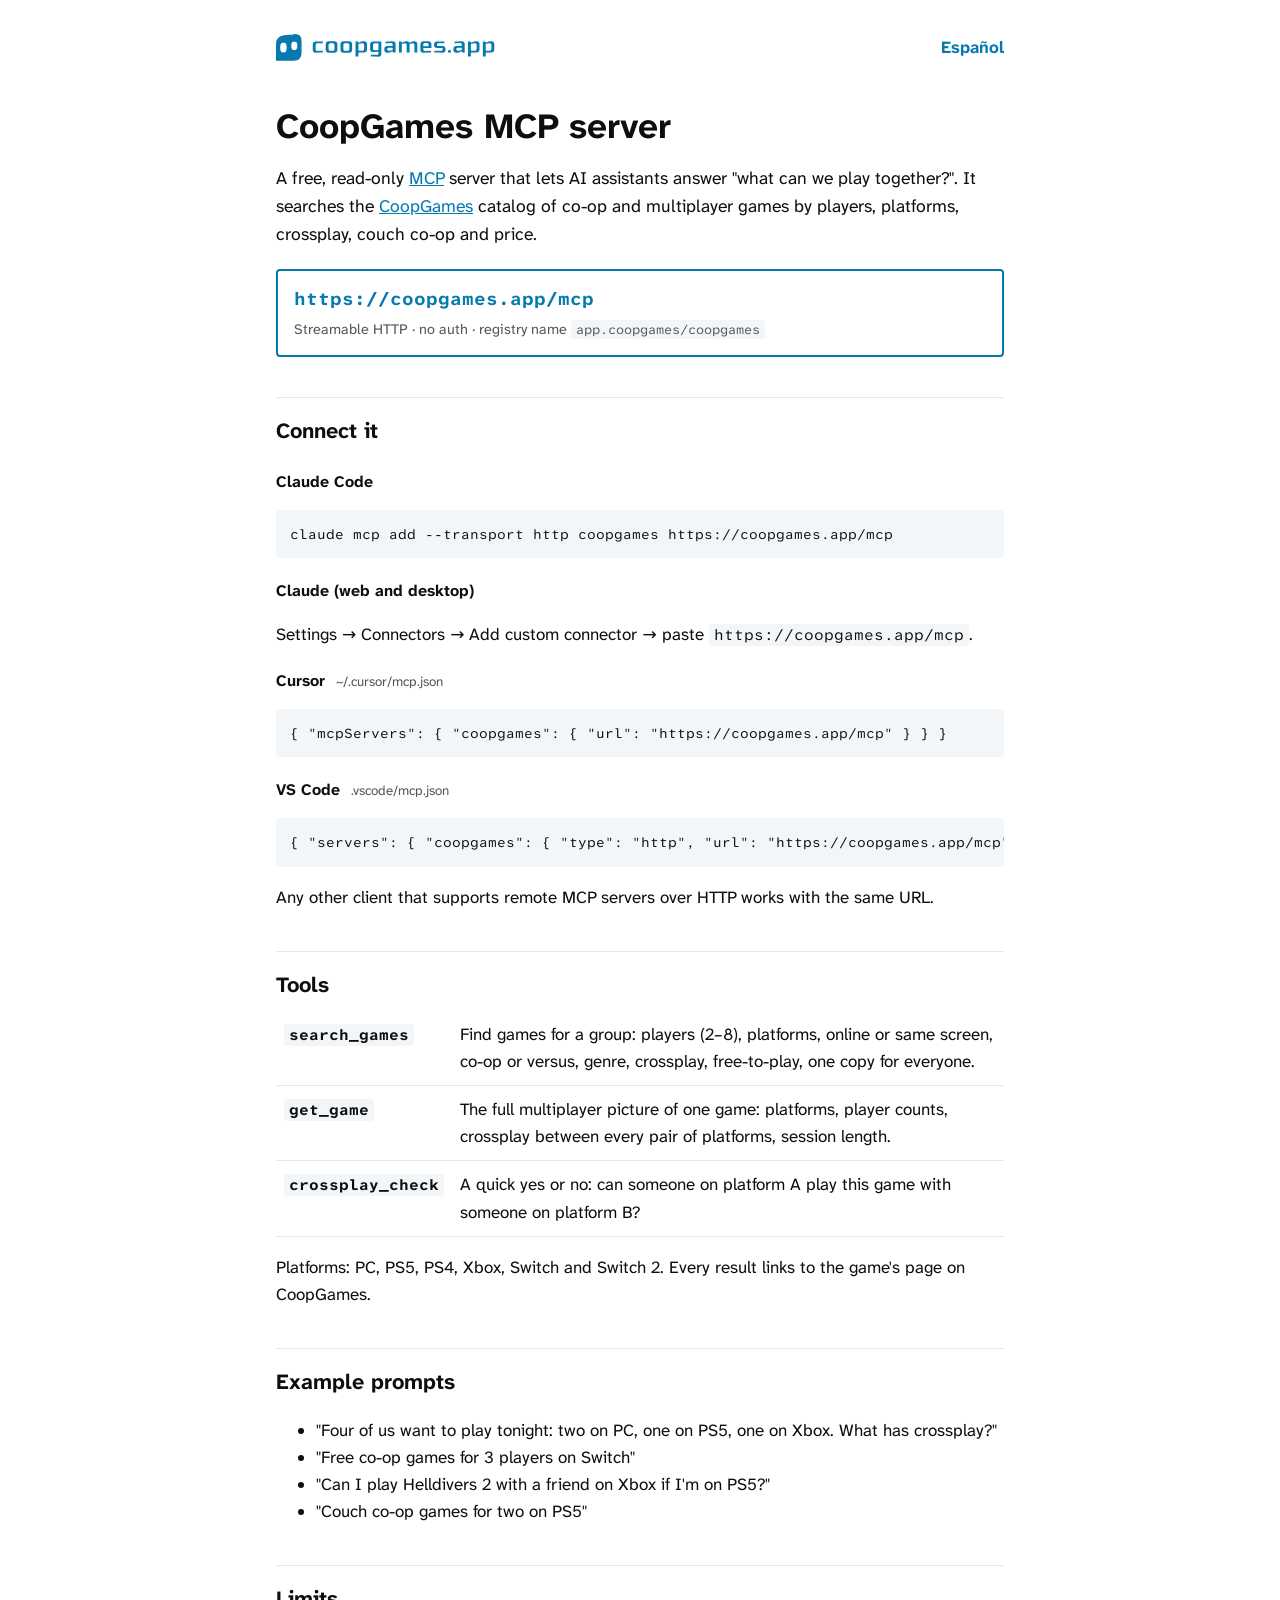
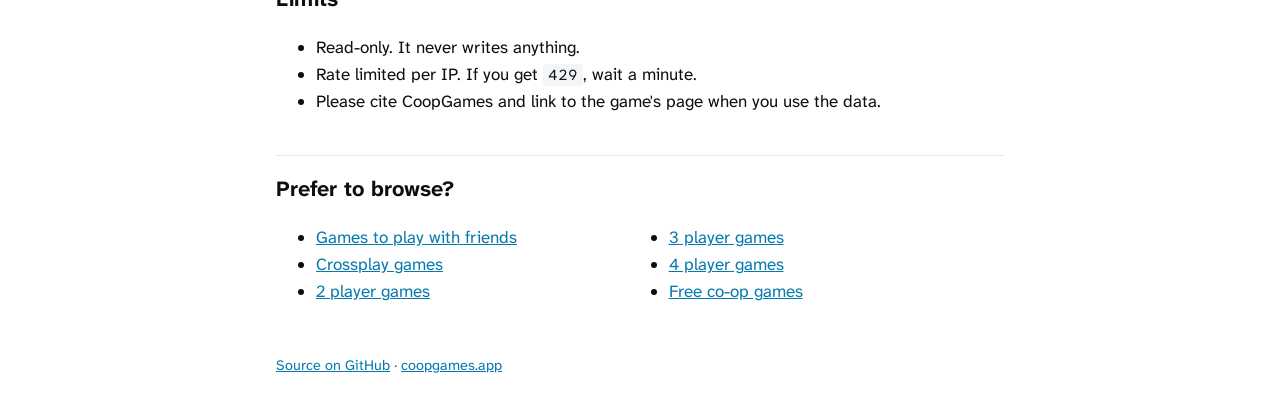
<file: index.html>
<!doctype html>
<html lang="en">
<head>
<meta charset="utf-8">
<meta name="viewport" content="width=device-width, initial-scale=1">
<title>CoopGames MCP server: co-op game finder for AI assistants</title>
<meta name="description" content="Free, read-only MCP server that lets Claude, Cursor and other AI assistants find co-op and multiplayer games by players, platforms and crossplay.">
<link rel="alternate" hreflang="en" href="https://abadev25.github.io/coopgames-mcp/">
<link rel="alternate" hreflang="es" href="https://abadev25.github.io/coopgames-mcp/es/">
<link rel="icon" href="favicon.svg" type="image/svg+xml">
<link rel="preconnect" href="https://fonts.googleapis.com">
<link rel="preconnect" href="https://fonts.gstatic.com" crossorigin>
<link href="https://fonts.googleapis.com/css2?family=Atkinson+Hyperlegible+Next:wght@400;700&family=Atkinson+Hyperlegible+Mono&display=swap" rel="stylesheet">
<link rel="stylesheet" href="style.css">
</head>
<body>
<header>
  <a href="https://coopgames.app"><img src="logo.svg" alt="CoopGames" width="220" height="48"></a>
  <a class="lang" href="es/" hreflang="es">Español</a>
</header>
<main>
  <h1>CoopGames MCP server</h1>
  <p class="lead">A free, read-only <a href="https://modelcontextprotocol.io">MCP</a> server that lets AI assistants answer "what can we play together?". It searches the <a href="https://coopgames.app">CoopGames</a> catalog of co-op and multiplayer games by players, platforms, crossplay, couch co-op and price.</p>

  <div class="url"><code>https://coopgames.app/mcp</code><span>Streamable HTTP · no auth · registry name <code>app.coopgames/coopgames</code></span></div>

  <h2>Connect it</h2>
  <h3>Claude Code</h3>
  <pre><code>claude mcp add --transport http coopgames https://coopgames.app/mcp</code></pre>
  <h3>Claude (web and desktop)</h3>
  <p>Settings → Connectors → Add custom connector → paste <code>https://coopgames.app/mcp</code>.</p>
  <h3>Cursor <small>~/.cursor/mcp.json</small></h3>
  <pre><code>{ "mcpServers": { "coopgames": { "url": "https://coopgames.app/mcp" } } }</code></pre>
  <h3>VS Code <small>.vscode/mcp.json</small></h3>
  <pre><code>{ "servers": { "coopgames": { "type": "http", "url": "https://coopgames.app/mcp" } } }</code></pre>
  <p>Any other client that supports remote MCP servers over HTTP works with the same URL.</p>

  <h2>Tools</h2>
  <table>
    <tr><th><code>search_games</code></th><td>Find games for a group: players (2–8), platforms, online or same screen, co-op or versus, genre, crossplay, free-to-play, one copy for everyone.</td></tr>
    <tr><th><code>get_game</code></th><td>The full multiplayer picture of one game: platforms, player counts, crossplay between every pair of platforms, session length.</td></tr>
    <tr><th><code>crossplay_check</code></th><td>A quick yes or no: can someone on platform A play this game with someone on platform B?</td></tr>
  </table>
  <p>Platforms: PC, PS5, PS4, Xbox, Switch and Switch 2. Every result links to the game's page on CoopGames.</p>

  <h2>Example prompts</h2>
  <ul>
    <li>"Four of us want to play tonight: two on PC, one on PS5, one on Xbox. What has crossplay?"</li>
    <li>"Free co-op games for 3 players on Switch"</li>
    <li>"Can I play Helldivers 2 with a friend on Xbox if I'm on PS5?"</li>
    <li>"Couch co-op games for two on PS5"</li>
  </ul>

  <h2>Limits</h2>
  <ul>
    <li>Read-only. It never writes anything.</li>
    <li>Rate limited per IP. If you get <code>429</code>, wait a minute.</li>
    <li>Please cite CoopGames and link to the game's page when you use the data.</li>
  </ul>

  <h2>Prefer to browse?</h2>
  <ul class="links">
    <li><a href="https://coopgames.app/games-to-play-with-friends">Games to play with friends</a></li>
    <li><a href="https://coopgames.app/crossplay-games">Crossplay games</a></li>
    <li><a href="https://coopgames.app/2-player-games">2 player games</a></li>
    <li><a href="https://coopgames.app/3-player-games">3 player games</a></li>
    <li><a href="https://coopgames.app/4-player-games">4 player games</a></li>
    <li><a href="https://coopgames.app/free-co-op-games">Free co-op games</a></li>
  </ul>
</main>
<footer><a href="https://github.com/abadev25/coopgames-mcp">Source on GitHub</a> · <a href="https://coopgames.app">coopgames.app</a></footer>
</body>
</html>
</file>
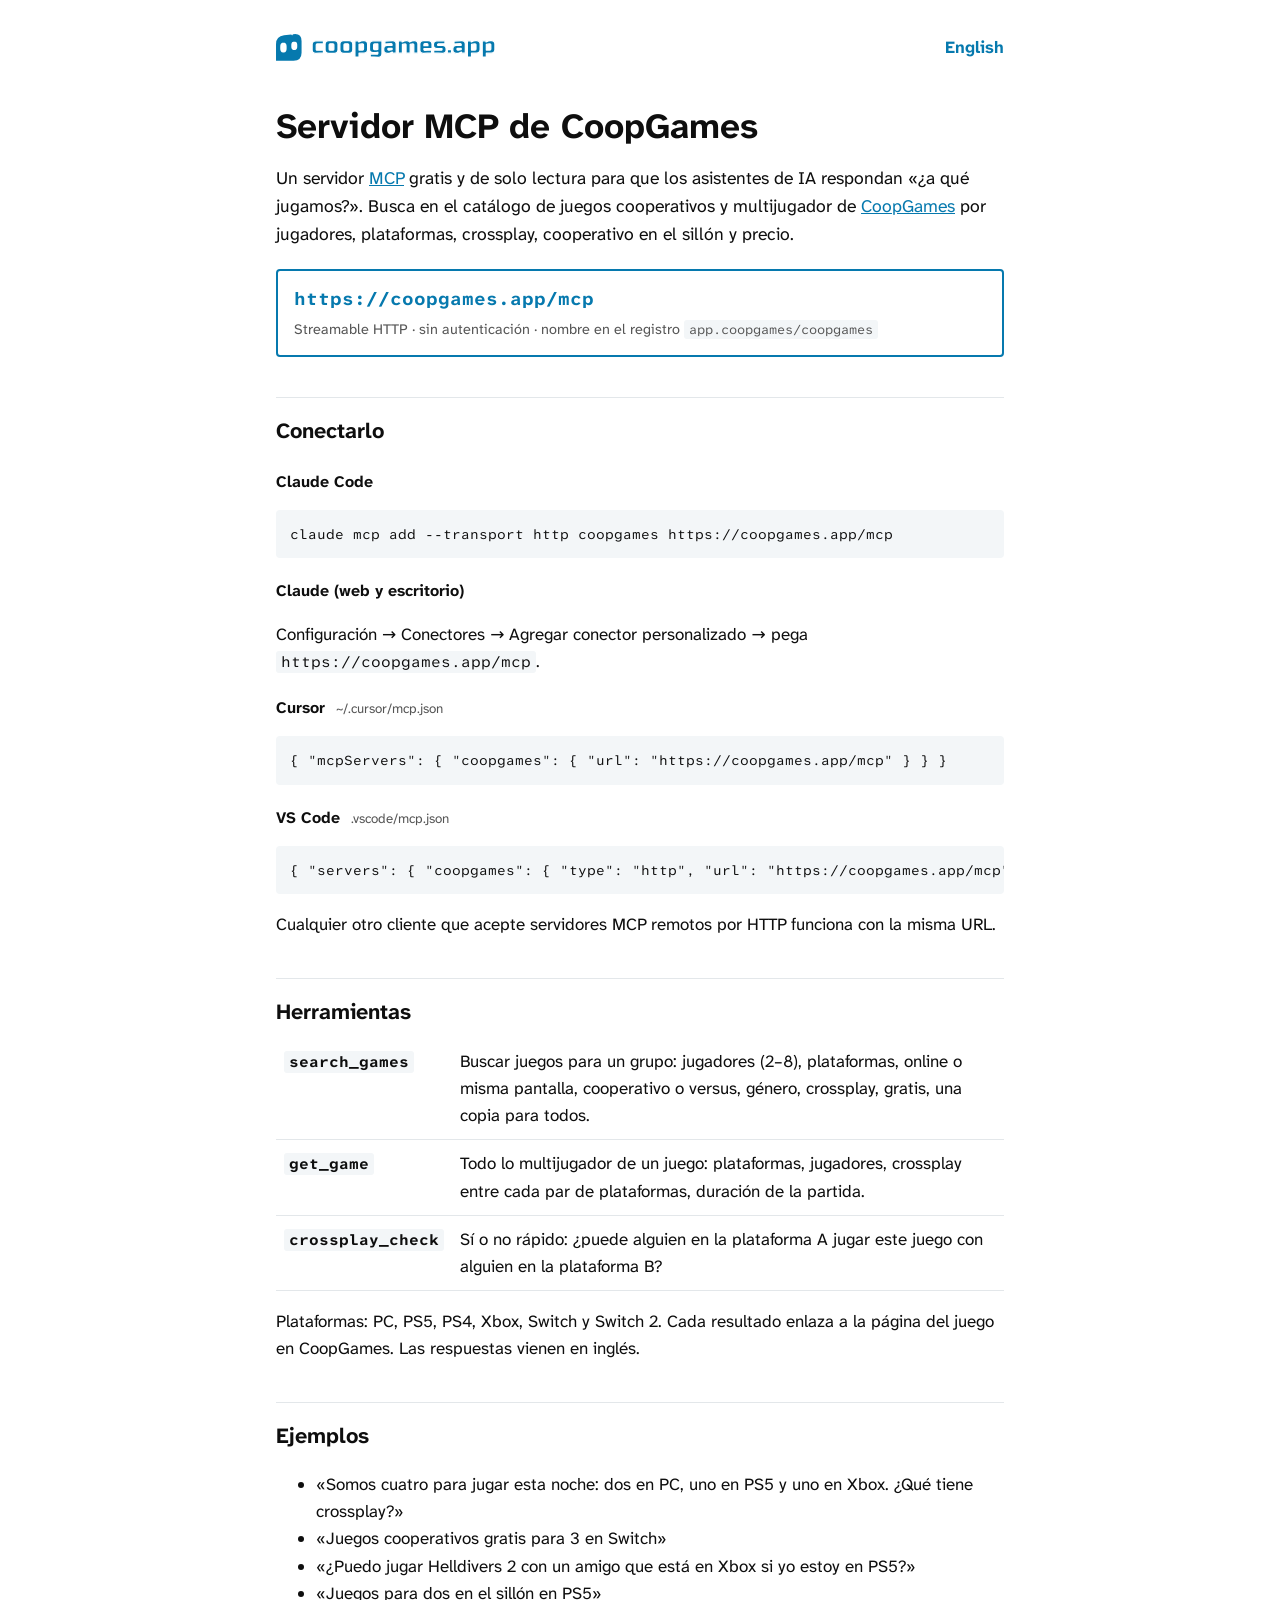
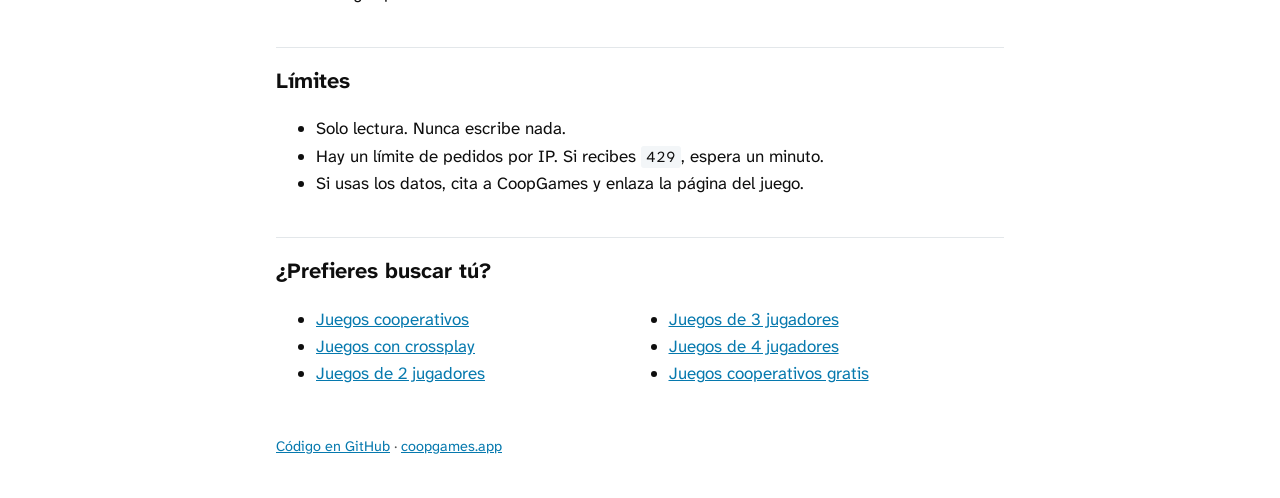
<file: es/index.html>
<!doctype html>
<html lang="es">
<head>
<meta charset="utf-8">
<meta name="viewport" content="width=device-width, initial-scale=1">
<title>Servidor MCP de CoopGames: buscador de juegos cooperativos para IA</title>
<meta name="description" content="Servidor MCP gratis y de solo lectura para que Claude, Cursor y otros asistentes de IA encuentren juegos cooperativos y multijugador por jugadores, plataformas y crossplay.">
<link rel="alternate" hreflang="en" href="https://abadev25.github.io/coopgames-mcp/">
<link rel="alternate" hreflang="es" href="https://abadev25.github.io/coopgames-mcp/es/">
<link rel="icon" href="../favicon.svg" type="image/svg+xml">
<link rel="preconnect" href="https://fonts.googleapis.com">
<link rel="preconnect" href="https://fonts.gstatic.com" crossorigin>
<link href="https://fonts.googleapis.com/css2?family=Atkinson+Hyperlegible+Next:wght@400;700&family=Atkinson+Hyperlegible+Mono&display=swap" rel="stylesheet">
<link rel="stylesheet" href="../style.css">
</head>
<body>
<header>
  <a href="https://coopgames.app/es"><img src="../logo.svg" alt="CoopGames" width="220" height="48"></a>
  <a class="lang" href="../" hreflang="en">English</a>
</header>
<main>
  <h1>Servidor MCP de CoopGames</h1>
  <p class="lead">Un servidor <a href="https://modelcontextprotocol.io">MCP</a> gratis y de solo lectura para que los asistentes de IA respondan «¿a qué jugamos?». Busca en el catálogo de juegos cooperativos y multijugador de <a href="https://coopgames.app/es">CoopGames</a> por jugadores, plataformas, crossplay, cooperativo en el sillón y precio.</p>

  <div class="url"><code>https://coopgames.app/mcp</code><span>Streamable HTTP · sin autenticación · nombre en el registro <code>app.coopgames/coopgames</code></span></div>

  <h2>Conectarlo</h2>
  <h3>Claude Code</h3>
  <pre><code>claude mcp add --transport http coopgames https://coopgames.app/mcp</code></pre>
  <h3>Claude (web y escritorio)</h3>
  <p>Configuración → Conectores → Agregar conector personalizado → pega <code>https://coopgames.app/mcp</code>.</p>
  <h3>Cursor <small>~/.cursor/mcp.json</small></h3>
  <pre><code>{ "mcpServers": { "coopgames": { "url": "https://coopgames.app/mcp" } } }</code></pre>
  <h3>VS Code <small>.vscode/mcp.json</small></h3>
  <pre><code>{ "servers": { "coopgames": { "type": "http", "url": "https://coopgames.app/mcp" } } }</code></pre>
  <p>Cualquier otro cliente que acepte servidores MCP remotos por HTTP funciona con la misma URL.</p>

  <h2>Herramientas</h2>
  <table>
    <tr><th><code>search_games</code></th><td>Buscar juegos para un grupo: jugadores (2–8), plataformas, online o misma pantalla, cooperativo o versus, género, crossplay, gratis, una copia para todos.</td></tr>
    <tr><th><code>get_game</code></th><td>Todo lo multijugador de un juego: plataformas, jugadores, crossplay entre cada par de plataformas, duración de la partida.</td></tr>
    <tr><th><code>crossplay_check</code></th><td>Sí o no rápido: ¿puede alguien en la plataforma A jugar este juego con alguien en la plataforma B?</td></tr>
  </table>
  <p>Plataformas: PC, PS5, PS4, Xbox, Switch y Switch 2. Cada resultado enlaza a la página del juego en CoopGames. Las respuestas vienen en inglés.</p>

  <h2>Ejemplos</h2>
  <ul>
    <li>«Somos cuatro para jugar esta noche: dos en PC, uno en PS5 y uno en Xbox. ¿Qué tiene crossplay?»</li>
    <li>«Juegos cooperativos gratis para 3 en Switch»</li>
    <li>«¿Puedo jugar Helldivers 2 con un amigo que está en Xbox si yo estoy en PS5?»</li>
    <li>«Juegos para dos en el sillón en PS5»</li>
  </ul>

  <h2>Límites</h2>
  <ul>
    <li>Solo lectura. Nunca escribe nada.</li>
    <li>Hay un límite de pedidos por IP. Si recibes <code>429</code>, espera un minuto.</li>
    <li>Si usas los datos, cita a CoopGames y enlaza la página del juego.</li>
  </ul>

  <h2>¿Prefieres buscar tú?</h2>
  <ul class="links">
    <li><a href="https://coopgames.app/es/juegos-cooperativos">Juegos cooperativos</a></li>
    <li><a href="https://coopgames.app/es/juegos-crossplay">Juegos con crossplay</a></li>
    <li><a href="https://coopgames.app/es/juegos-de-2-jugadores">Juegos de 2 jugadores</a></li>
    <li><a href="https://coopgames.app/es/juegos-de-3-jugadores">Juegos de 3 jugadores</a></li>
    <li><a href="https://coopgames.app/es/juegos-de-4-jugadores">Juegos de 4 jugadores</a></li>
    <li><a href="https://coopgames.app/es/juegos-cooperativos-gratis">Juegos cooperativos gratis</a></li>
  </ul>
</main>
<footer><a href="https://github.com/abadev25/coopgames-mcp">Código en GitHub</a> · <a href="https://coopgames.app/es">coopgames.app</a></footer>
</body>
</html>
</file>
<file: style.css>
:root { --bg: #fff; --fg: #0e0e0e; --muted: #555; --accent: #0679ae; --line: #e3e7ea; --code: #f3f6f8; }
* { box-sizing: border-box; }
body { margin: 0; background: var(--bg); color: var(--fg); font: 17px/1.6 "Atkinson Hyperlegible Next", system-ui, sans-serif; }
header, main, footer { max-width: 760px; margin: 0 auto; padding: 0 16px; }
header { display: flex; align-items: center; justify-content: space-between; padding-top: 28px; }
header img { display: block; height: auto; max-width: 60vw; }
a { color: var(--accent); }
.lang { font-weight: 700; text-decoration: none; }
h1 { font-size: 2.2rem; line-height: 1.15; margin: 40px 0 12px; }
h2 { font-size: 1.35rem; margin: 40px 0 8px; padding-top: 16px; border-top: 1px solid var(--line); }
h3 { font-size: 1rem; margin: 20px 0 6px; }
h3 small { font-weight: 400; color: var(--muted); margin-left: 6px; }
.lead { font-size: 1.1rem; }
code, pre { font-family: "Atkinson Hyperlegible Mono", ui-monospace, monospace; font-size: .9em; }
code { background: var(--code); padding: 1px 5px; border-radius: 3px; }
pre { background: var(--code); padding: 12px 14px; border-radius: 4px; overflow-x: auto; }
pre code { padding: 0; }
.url { display: flex; flex-direction: column; gap: 4px; margin: 20px 0; padding: 14px 16px; border: 2px solid var(--accent); border-radius: 4px; }
.url > code { background: none; padding: 0; font-size: 1.15rem; font-weight: 700; color: var(--accent); word-break: break-all; }
.url span { color: var(--muted); font-size: .9rem; }
table { border-collapse: collapse; width: 100%; }
th, td { text-align: left; vertical-align: top; padding: 10px 8px; border-bottom: 1px solid var(--line); }
th { white-space: nowrap; }
@media (max-width: 560px) { th, td { display: block; padding: 4px 0; } td { padding-bottom: 12px; } }
.links { columns: 2; }
footer { margin-top: 48px; padding-bottom: 40px; color: var(--muted); font-size: .9rem; }
</file>
